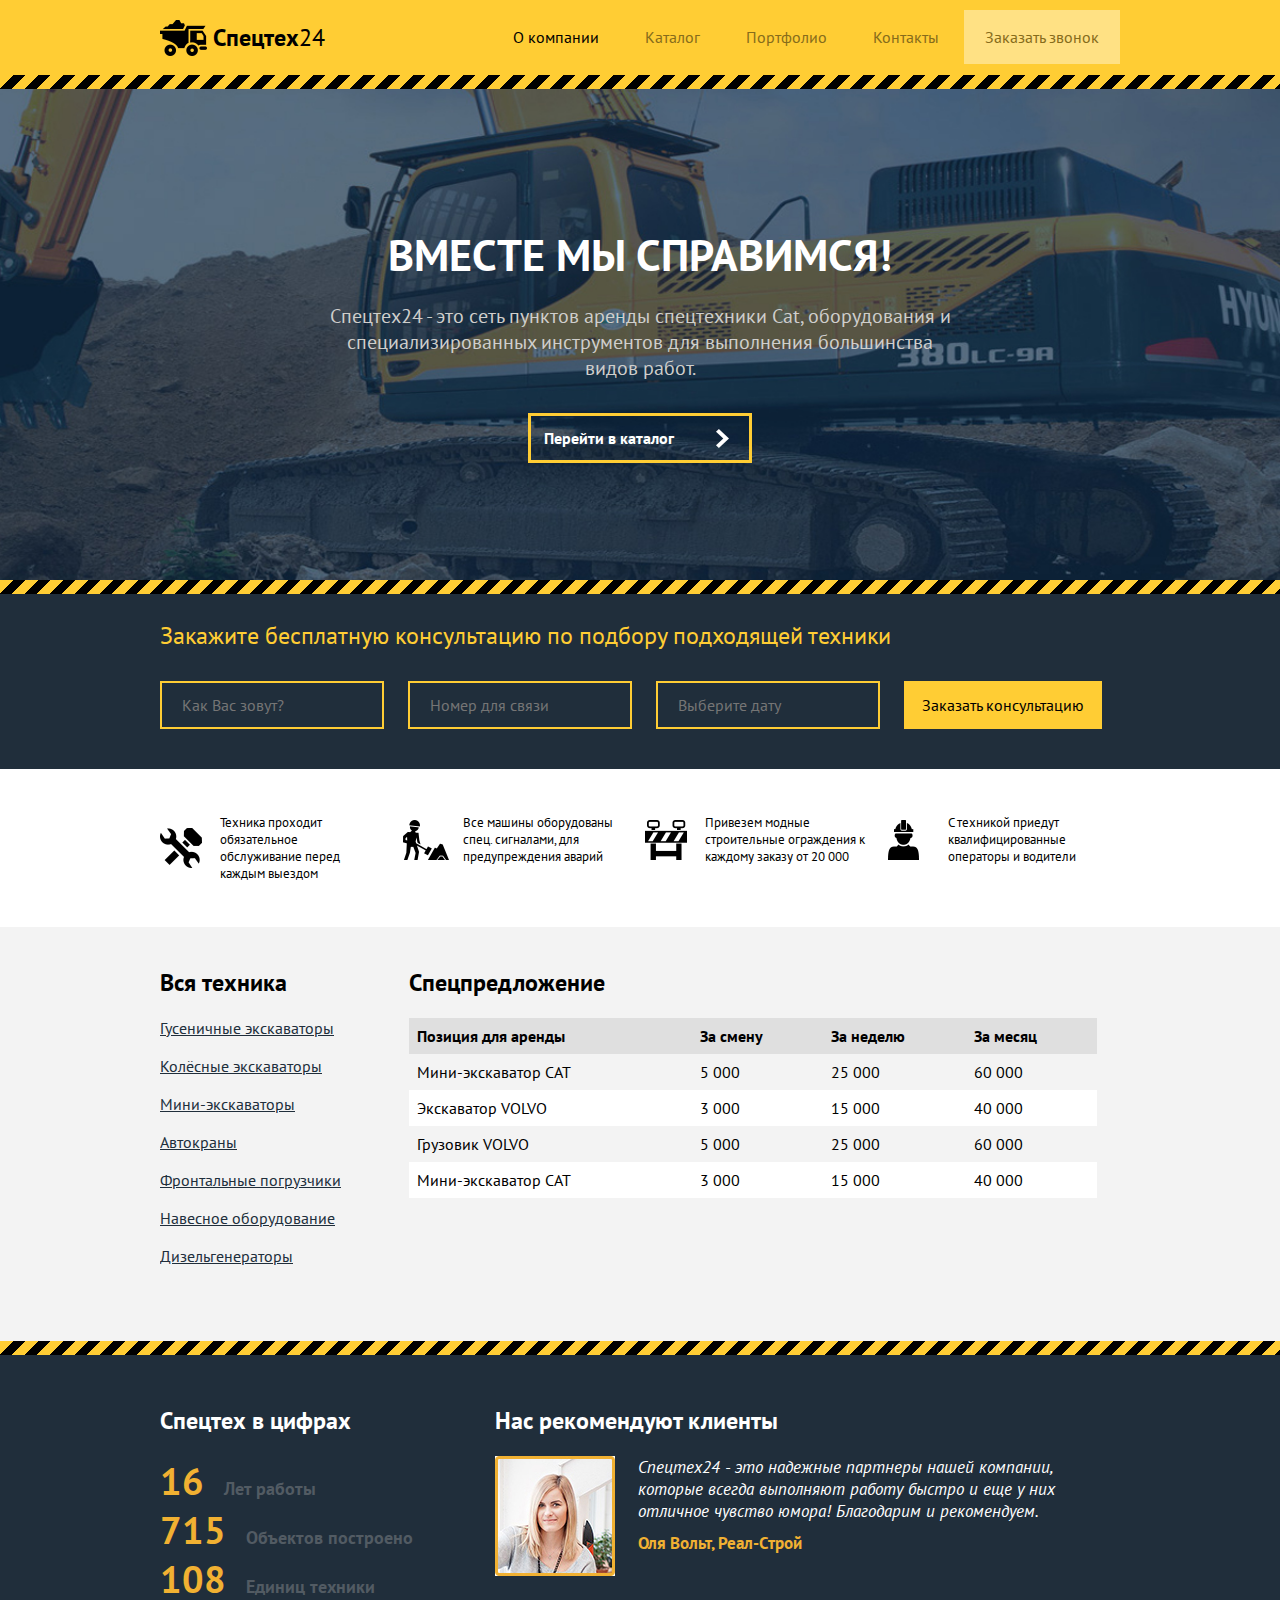
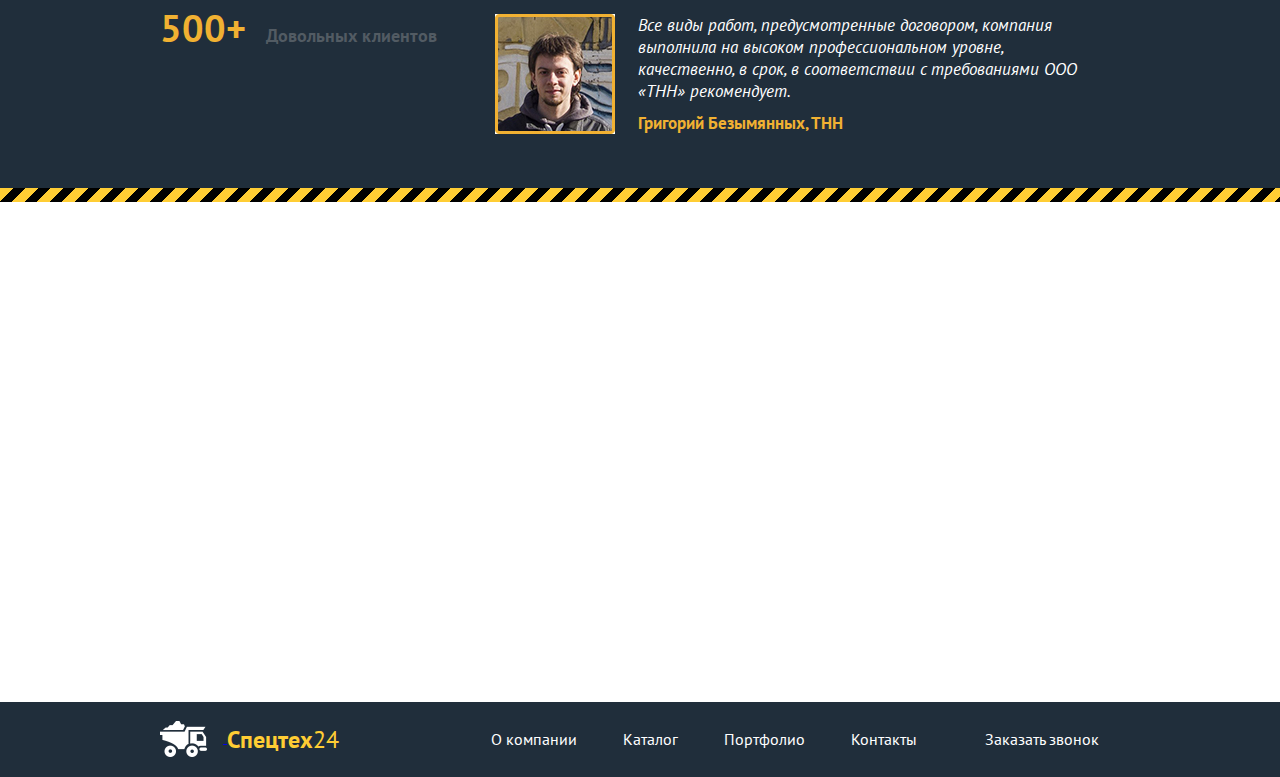
<file: index.html>
<!DOCTYPE html>
<html lang="ru
">
<head>
	<meta charset="UTF-8">
	<title>Спецтех 24 | О компании</title>
	<link rel="stylesheet" type="text/css" href="css/normalize.css">
	<link rel="stylesheet" type="text/css" href="css/style.css">
	<link href='https://fonts.googleapis.com/css?family=PT+Sans:400,700&subset=latin,cyrillic-ext' rel='stylesheet' type='text/css'>
</head>
<body>
	<!-- Шапка -->
	<header class="page-header">
		<div class="container">
			<a href="index.html" class="page-header__logo">
				<img class="page-header__logo__img" src="img/truck-logo.png" alt="Лого" />
				<span class="page-header__logo__brand"><b>Спецтех</b>24</span>
			</a>
			<nav class="page-header__nav">
				<ul>
					<li><a href="#" class="page-header--link-active">О компании</a></li>
					<li><a href="catalog.html">Каталог</a></li>
					<li><a href="portfolio.html">Портфолио</a></li>
					<li><a href="contacts.html">Контакты</a></li>
					<li><a href="#" class="page-header__nav__button">Заказать звонок</a></li>
				</ul>
			</nav>
		</div>
	</header>
	<!-- Шапка -->

	<main>
		<!-- Промо -->
		<article class="promo">
			<div class="container">
				<p class="promo__slogan">Вместе мы справимся!</p>
				<h1 class="promo__title">Спецтех24 - это сеть пунктов аренды спецтехники Cat, оборудования и <br>специализированных инструментов для выполнения большинства<br> видов работ.</h1>
				<a href="catalog.html" class="promo__button">Перейти в каталог</a>
			</div>
		</article>
		<!-- Промо -->
		<!-- Консультации -->
		<section class="consult">
			<div class="container">
				<h2 class="consult__title">Закажите бесплатную консультацию по подбору подходящей техники</h2>
				<form action="#" class="consult__form">
					<input type="text" placeholder="Как Вас зовут?">
					<input type="text" placeholder="Номер для связи">
					<input type="text" placeholder="Выберите дату">
					<button class="consult__button">Заказать консультацию</button>
				</form>
			</div>
		</section>
		<!-- Консультации -->

		<!-- Преимущества -->
		<div class="features">
			<div class="container">
				<div class="features__item features--tool">
					<p>Техника проходит обязательное обслуживание перед каждым выездом</p>
				</div>
				<div class="features__item features--work">
					<p>Все машины оборудованы спец. сигналами, для предупреждения аварий</p>
				</div>
				<div class="features__item features--fencing">
					<p>Привезем модные строительные ограждения к каждому заказу от 20 000</p>
				</div>
				<div class="features__item features--workman">
					<p>С техникой приедут квалифицированные операторы и водители</p>
				</div>
			</div>
		</div>
		<!-- Преимущества -->

		<!-- Цены -->
		<section class="technic">
			<div class="container">
				<aside class="technic__menu">
					<h2>Вся техника</h2>
					<ul>
						<li><a href="#">Гусеничные экскаваторы</a></li>
						<li><a href="#">Колёсные экскаваторы</a></li>
						<li><a href="#">Мини-экскаваторы</a></li>
						<li><a href="#">Автокраны</a></li>
						<li><a href="#">Фронтальные погрузчики</a></li>
						<li><a href="#">Навесное оборудование</a></li>
						<li><a href="#">Дизельгенераторы</a></li>
					</ul>
				</aside>
				<section class="technic__deals">
					<h2 class="subtitle">Спецпредложение</h2>
					<table class="technic__deals__table">
						<tr>
							<td>Позиция для аренды</td>
							<td>За смену</td>
							<td>За неделю</td>
							<td>За месяц</td>
						</tr>
						<tr>
							<td>Мини-экскаватор CAT</td>
							<td>5 000</td>
							<td>25 000</td>
							<td>60 000</td>
						</tr>
						<tr>
							<td>Экскаватор VOLVO</td>
							<td>3 000</td>
							<td>15 000</td>
							<td>40 000</td>
						</tr>
						<tr>
							<td>Грузовик VOLVO</td>
							<td>5 000</td>
							<td>25 000</td>
							<td>60 000</td>
						</tr>
						<tr>
							<td>Мини-экскаватор CAT</td>
							<td>3 000</td>
							<td>15 000</td>
							<td>40 000</td>
						</tr>
					</table>
				</section>
			</div>
		</section>
		<!-- Цены -->

		<!-- Отзывы -->
		<div class="about">
			<div class="container">
				<section class="about__number">
					<h2 class="about__number__subtitle">Спецтех в цифрах</h2>
					<ul>
						<li><span class="about__number__digit">16</span>Лет работы</li>
						<li><span class="about__number__digit">715</span>Объектов построено</li>
						<li><span class="about__number__digit">108</span>Единиц техники</li>
						<li><span class="about__number__digit">500+</span>Довольных клиентов</li>
					</ul>
				</section>
				<section class="about__reviews">
					<h2 class="about__reviews__subtitle">Нас рекомендуют клиенты</h2>
					<div class="about__reviews__item">
						<img src="img/photo1.jpg" alt="Оля Вольт">
						<blockquote>Спецтех24 - это надежные партнеры нашей компании, которые всегда выполняют работу
							быстро и еще у них отличное чувство юмора! Благодарим и рекомендуем.<br>
							<cite>Оля Вольт, Реал-Строй</cite>
						</blockquote>
					</div>
					<div class="about__reviews__item">
						<img src="img/photo2.jpg" alt="Оля Вольт">
						<blockquote>Все виды работ, предусмотренные договором, компания выполнила на высоком профессиональном уровне, качественно, в срок, в соответствии с требованиями ООО «ТНН» рекомендует.<br>
							<cite>Григорий Безымянных, ТНН</cite>
						</blockquote>
					</div>
				</section>
			</div>
		</div>
		<!-- Отзывы -->

		<!-- Карта -->
		<div class="map"><iframe src="https://www.google.com/maps/embed?pb=!1m14!1m12!1m3!1d107514.72639178566!2d30.32164292997306!3d59.95255061358749!2m3!1f0!2f0!3f0!3m2!1i1024!2i768!4f13.1!5e0!3m2!1sru!2sru!4v1447591342069" width="100%" height="500"style="border:0" allowfullscreen></iframe></div>
		<!-- Карта -->
	</main>


	<!-- Подвал -->
	<footer class="page-footer">
		<div class="container">
			<a href="index.html" class="page-footer__logo">
				<img src="img/truck_icon.png"alt="Лого" class="page-footer__logo__img">
				<span class="page-footer__logo__brand">
					<b>Спецтех</b>24
				</span>
			</a>
			<nav class="page-footer__nav">
				<ul>
					<li><a href="index.html">О компании</a></li>
					<li><a href="catalog.html">Каталог</a></li>
					<li><a href="portfolio.html">Портфолио</a></li>
					<li><a href="contacts.html">Контакты</a></li>
					<li><a href="contacts.html" class="footer-btn-order">Заказать звонок</a></li>
				</ul>
			</nav>
		</div>
	</footer>
	<!-- Подвал -->
</body>
</html>
</file>
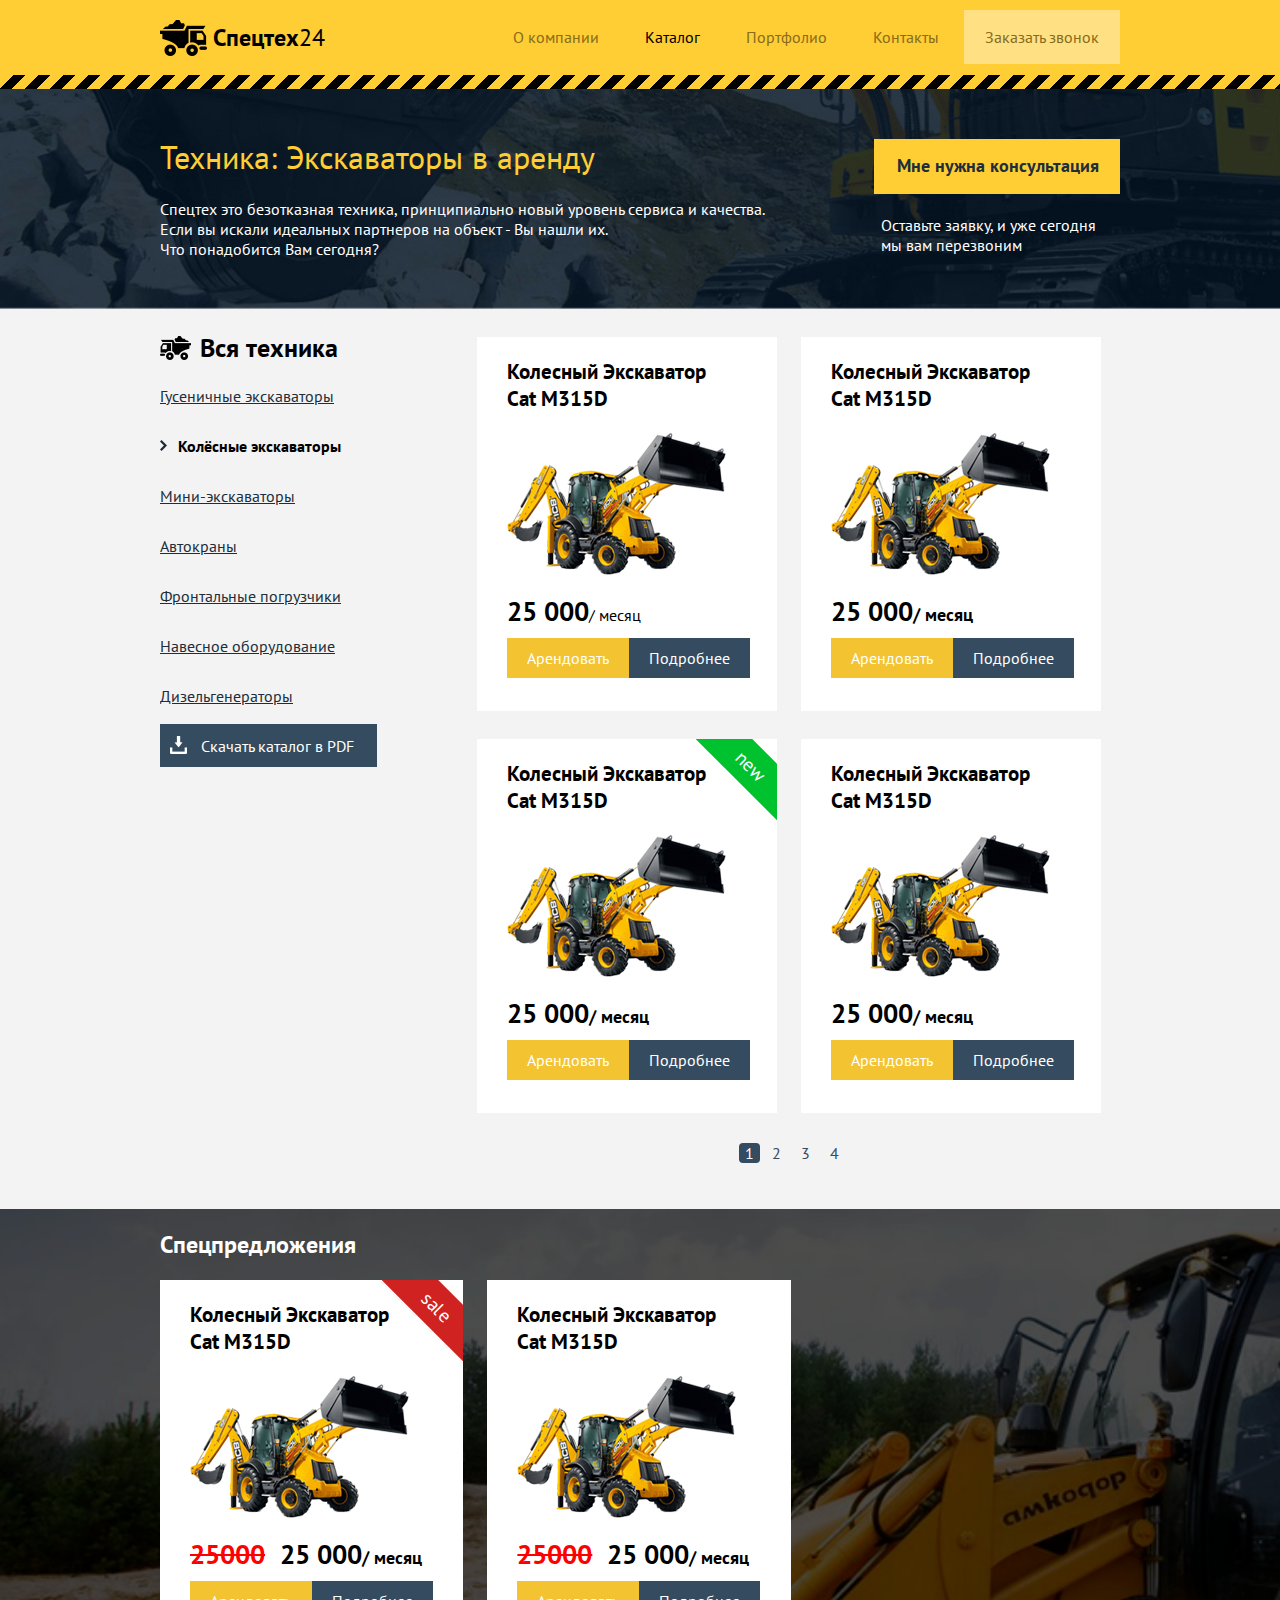
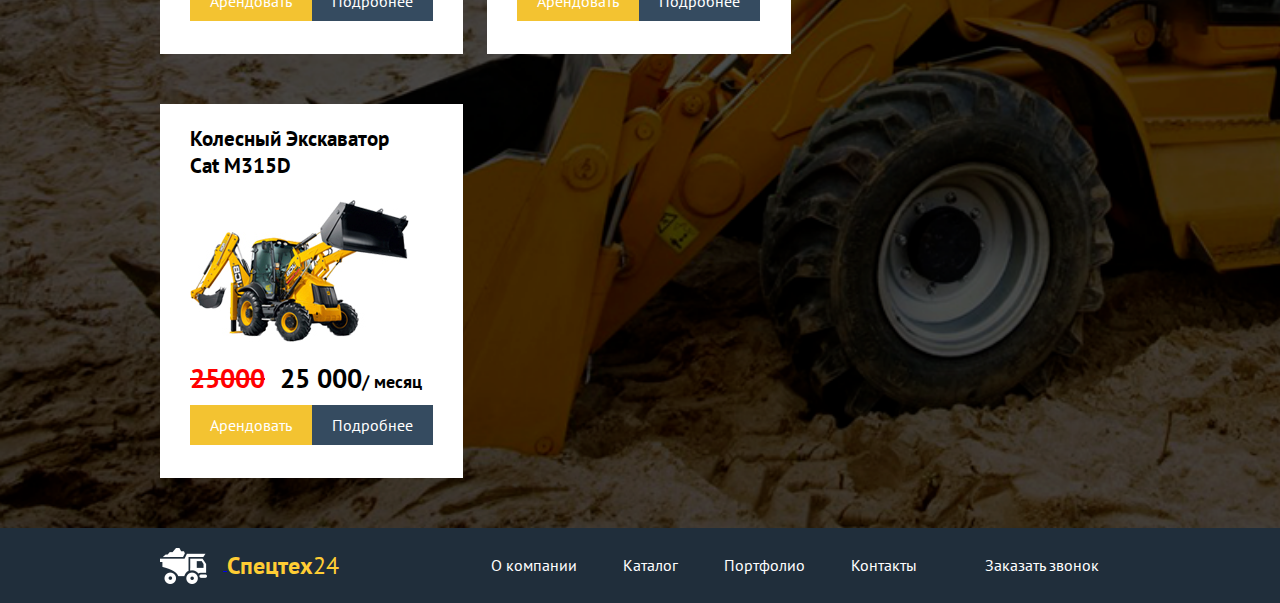
<file: catalog.html>
<!DOCTYPE html>
<html lang="ru">
<head>
  <meta charset="UTF-8">
  <title>Спецтех 24 | Каталог</title>
  <link rel="stylesheet" type="text/css" href="css/normalize.css">
  <link rel="stylesheet" type="text/css" href="css/style.css">
  <link href='https://fonts.googleapis.com/css?family=PT+Sans:400,700&subset=latin,cyrillic-ext' rel='stylesheet' type='text/css'>
</head>
<body>
<!-- Header -->
  <header class="page-header">
    <div class="container">
      <a href="index.html" class="page-header__logo">
        <img class="page-header__logo__img" src="img/truck-logo.png" height="36" width="47" alt="Лого" />
        <span class="page-header__logo__brand"><b>Спецтех</b>24</span>
      </a>
      <nav class="page-header__nav">
        <ul>
          <li><a href="index.html">О компании</a></li>
          <li><a href="catalog.html" class="page-header--link-active">Каталог</a></li>
          <li><a href="portfolio.html">Портфолио</a></li>
          <li><a href="contacts.html">Контакты</a></li>
          <li><a href="#" class="page-header__nav__button">Заказать звонок</a></li>
        </ul>
      </nav>
    </div>
  </header>
<!-- Header -->
<main>
<!-- Price Header -->
<div class="price-head">
  <div class="container">
    <h1 class="price__title">Техника: Экскаваторы в аренду</h1>
        <p class="price__description">Спецтех это безотказная техника, принципиально новый уровень сервиса и качества.<br>
          Если вы искали идеальных партнеров на объект - Вы нашли их.<br>
          Что понадобится Вам сегодня?</p>
        <a href="#" class="price__head__button">Мне нужна консультация</a>
        <p class="price__head__button__subtext">Оставьте заявку, и уже сегодня<br>мы вам перезвоним</p>
  </div>
</div>
<!-- Price Header -->

<!-- Price menu -->
<div class="price">
  <div class="container">
      <aside class="price__menu">
        <h2 class="price__menu__subtitle">Вся техника</h2>
        <ul>
          <li><a href="#">Гусеничные экскаваторы</a></li>
          <li><span class="price__menu__link--active">Колёсные экскаваторы</span></li>
          <li><a href="#">Мини-экскаваторы</a></li>
          <li><a href="#">Автокраны</a></li>
          <li><a href="#">Фронтальные погрузчики</a></li>
          <li><a href="#">Навесное оборудование</a></li>
          <li><a href="#">Дизельгенераторы</a></li>
        </ul>
        <a href="#" class="price__menu__button">Скачать каталог в PDF</a>
      </aside>
<!-- Price menu -->
<!-- Price items -->
      <div class="price-items">
        <section class="price__item">
          <h3 class="price__item__title">Колесный Экскаватор<br> Cat M315D</h3>
            <img src="img/truck-catalog-item.jpg" height="142" width="219" alt="Экскаватор" class="sale__item__photo" />
            <span class="price__item__price">25 000 </span><span class="price-item-price__m">/ месяц</span>
            <div class="price__item__buttons">
              <a href="#" class="price__item__button1">Арендовать</a>
                <a href="#" class="price__item__button2">Подробнее</a>
            </div>
        </section>
        <section class="price__item">
          <h3 class="price__item__title">Колесный Экскаватор<br> Cat M315D</h3>
            <img src="img/truck-catalog-item.jpg" alt="Экскаватор" class="sale-item-photo" />
            <span class="price__item__price">25 000 </span><span class="price__item__price__m">/ месяц</span>
            <div class="price__item__buttons">
                <a href="#" class="price__item__button1">Арендовать</a>
                <a href="#" class="price__item__button2">Подробнее</a>
            </div>
        </section>
        <section class="price__item">
          <span class = "tag-new">new</span>
          <h3 class="price__item__title">Колесный Экскаватор<br> Cat M315D</h3>
            <img src="img/truck-catalog-item.jpg" alt="Экскаватор" class="sale-item-photo" />
            <span class="price__item__price">25 000 </span><span class="price__item__price__m">/ месяц</span>
            <div class="price-item__buttons">
              <a href="#" class="price__item__button1">Арендовать</a>
                <a href="#" class="price__item__button2">Подробнее</a>
            </div>
        </section>
        <section class="price__item">
          <h3 class="price__item__title">Колесный Экскаватор<br> Cat M315D</h3>
            <img src="img/truck-catalog-item.jpg" alt="Экскаватор" class="sale-item-photo" />
            <span class="price__item__price">25 000 </span><span class="price__item__price__m">/ месяц</span>
            <div class="price__item__buttons">
              <a href="#" class="price__item__button1">Арендовать</a>
                <a href="#" class="price__item__button2">Подробнее</a>
            </div>
        </section>
      </div>
<!-- Price items -->
<!-- Navigattion Price -->
      <div class="nav-price">
        <ul>
          <li><span class="nav-price-link-active">1</span></li>
          <li><a href="#">2</a></li>
          <li><a href="#">3</a></li>
          <li><a href="#">4</a></li>
        </ul>
      </div> 
<!-- Navigattion Price -->
  </div>
</div>

<!-- Sale -->
<div class="sale">
  <div class="container">
    <h2 class="sale-title">Спецпредложения</h2>
        <div class="sale-items">
          <section class="sale-item">
            <span class="tag-sale">sale</span>
            <h3 class="price__item__title">Колесный Экскаватор<br> Cat M315D</h3>
                <img src="img/truck-catalog-item.jpg" height="142" width="219" alt="Экскаватор" class="sale-item-photo" />
                <span class="price__item__price--old">25000</span><span class="price__item__price">25 000 </span><span class="price__item__price__m">/ месяц</span>
                <div class="price__item__buttons">
                <a href="#" class="price__item__button1">Арендовать</a>
                  <a href="#" class="price__item__button2">Подробнее</a>
              </div>
          </section>
          <section class="sale-item">
            <h3 class="price__item__title">Колесный Экскаватор<br> Cat M315D</h3>
                <img src="img/truck-catalog-item.jpg" alt="Экскаватор" class="sale-item-photo" />
                <span class="price__item__price--old">25000</span><span class="price__item__price">25 000 </span><span class="price__item__price__m">/ месяц</span>
                <div class="price__item__buttons">
                <a href="#" class="price__item__button1">Арендовать</a>
                  <a href="#" class="price__item__button2">Подробнее</a>
              </div>
          </section>
          <section class="sale-item">
            <h3 class="price__item__title">Колесный Экскаватор<br> Cat M315D</h3>
                <img src="img/truck-catalog-item.jpg" alt="Экскаватор" class="sale-item-photo" />
                <span class="price__item__price--old">25000</span><span class="price__item__price">25 000 </span><span class="price__item__price__m">/ месяц</span>
                <div class="price__item__buttons">
                <a href="#" class="price__item__button1">Арендовать</a>
                  <a href="#" class="price__item__button2">Подробнее</a>
              </div>
          </section>
        </div>
  </div>
</div>
<!-- Sale -->
</main>
<!-- Footer -->
  <footer class="page-footer">
    <div class="container">
      <a href="index.html" class="page-footer__logo">
        <img src="img/truck_icon.png" height="36" width="47" alt="Лого" class="page-footer__logo__img">
        <span class="page-footer__logo__brand">
          <b>Спецтех</b>24
        </span>
      </a>
      <nav class="page-footer__nav">
        <ul>
          <li><a href="index.html">О компании</a></li>
          <li><a href="catalog.html">Каталог</a></li>
          <li><a href="portfolio.html">Портфолио</a></li>
          <li><a href="contacts.html">Контакты</a></li>
          <li><a href="contacts.html" class="footer-btn-order">Заказать звонок</a></li>
        </ul>
      </nav>
    </div>
  </footer>
<!-- Footer -->
</body>
</html>
</file>
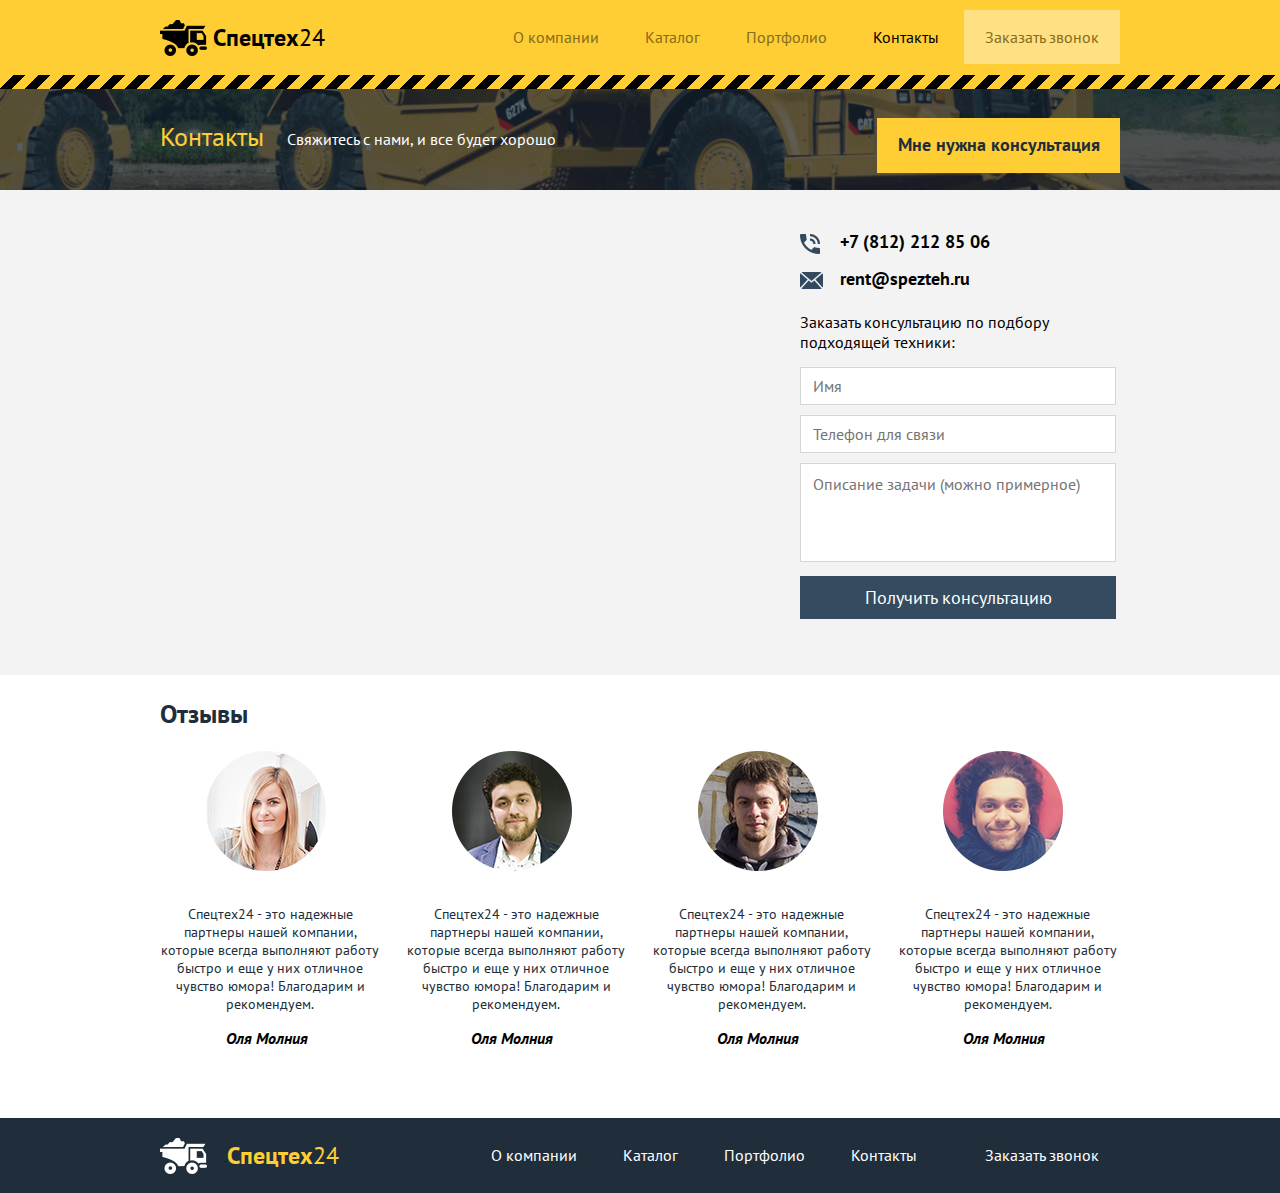
<file: contacts.html>
<!DOCTYPE html>
<html lang="ru">
<head>
  <meta charset="UTF-8">
  <title>Спецтех 24 | Контакты</title>
  <link rel="stylesheet" type="text/css" href="css/normalize.css">
  <link rel="stylesheet" type="text/css" href="css/style.css">
  <link href='https://fonts.googleapis.com/css?family=PT+Sans:400,700&subset=latin,cyrillic-ext' rel='stylesheet' type='text/css'>
</head>
<body>
<!-- Header -->
  <header class="page-header">
    <div class="container">
      <a href="index.html" class="page-header__logo">
        <img class="page-header__logo__img" src="img/truck-logo.png" height="36" width="47" alt="Лого" />
        <span class="page-header__logo__brand"><b>Спецтех</b>24</span>
      </a>
      <nav class="page-header__nav">
        <ul>
          <li><a href="#">О компании</a></li>
          <li><a href="catalog.html">Каталог</a></li>
          <li><a href="portfolio.html">Портфолио</a></li>
          <li><a href="contacts.html" class="page-header--link-active">Контакты</a></li>
          <li><a href="#" class="page-header__nav__button">Заказать звонок</a></li>
        </ul>
      </nav>
    </div>
  </header>
<!-- Header -->

<main>
<!-- Contacts head -->
	<div class="contact__head">
		<div class="container">
			<h1 class="contact__head__title">Контакты</h1>
          	<p class="contact__head__caption">Свяжитесь с нами, и все будет хорошо</p>
          	<a href="#" class="contact__head__btn">Мне нужна консультация</a>
		</div>
	</div>
<!-- Contacts head -->

<!-- Contanct form -->
  	<div class="contact">
  		<div class="container">
  			<div class="contact__map">
       <iframe src="https://www.google.com/maps/embed?pb=!1m14!1m12!1m3!1d31977.204050586228!2d30.33085731271971!3d59.9391899278385!2m3!1f0!2f0!3f0!3m2!1i1024!2i768!4f13.1!5e0!3m2!1sru!2sru!4v1447800229068" width="620" height="395" frameborder="0" style="border:0" allowfullscreen></iframe>   
        </div>
          	<section class="contact__feedback">
              <span class="contact__number">+7 (812) 212 85 06</span>
          		<span class="contact__mail"><a href="mailto:rent@spezteh.ru">rent@spezteh.ru</a></span><br>
          		<span class="contact__feedback__title">Заказать консультацию по подбору подходящей техники:</span>
              	<form action="#" class="contact__feedback__form">
              		<input type="text" placeholder="Имя"/>
              		<input type="text" placeholder="Телефон для связи"/>
              		<textarea placeholder="Описание задачи (можно примерное)"/></textarea>
              	</form>
              	<a href="#" class="contact__feedback__btn">Получить консультацию</a>
          	</section>
  		</div>
  	</div>
<!-- Contanct form -->

<!-- Reviews -->
  	<section class="reviews">
  		<div class="container">
  			<h2 class="reviews__title">Отзывы</h2>
          	<div class="reviews__item">
          		<img src="img/otzyv1.jpg" height="120" width="120" alt="Фото" class="reviews__item__img" />
              	<blockquote>Спецтех24 - это надежные партнеры нашей компании, которые всегда выполняют
              		работу быстро и еще у них отличное чувство юмора! Благодарим и рекомендуем.</blockquote>
              	<cite>Оля Молния</cite>
          	</div>
          	<div class="reviews__item">
          		<img src="img/otzyv2.jpg" height="120" width="120" alt="Фото" class="reviews__item__img" />
              	<blockquote>Спецтех24 - это надежные партнеры нашей компании, которые всегда выполняют
              		работу быстро и еще у них отличное чувство юмора! Благодарим и рекомендуем.</blockquote>
              	<cite>Оля Молния</cite>
          	</div>
          	<div class="reviews__item">
          		<img src="img/otzyv3.jpg" height="120" width="120" alt="Фото" class="reviews__item__img" />
              	<blockquote>Спецтех24 - это надежные партнеры нашей компании, которые всегда выполняют
              		работу быстро и еще у них отличное чувство юмора! Благодарим и рекомендуем.</blockquote>
              	<cite>Оля Молния</cite>
          	</div>
          	<div class="reviews__item">
          		<img src="img/otzyv4.jpg" height="120" width="120" alt="Фото" class="reviews__item__img" />
              	<blockquote>Спецтех24 - это надежные партнеры нашей компании, которые всегда выполняют
              		работу быстро и еще у них отличное чувство юмора! Благодарим и рекомендуем.</blockquote>
              	<cite>Оля Молния</cite>
          	</div>
  		</div>
  	</section>
<!-- Reviews -->

</main>
<!-- Footer -->
  <footer class="page-footer">
    <div class="container">
      <a href="index.html" class="page-footer__logo">
        <img src="img/truck_icon.png" height="36" width="47" alt="Лого" class="page-footer__logo__img">
        <span class="page-footer__logo__brand">
          <b>Спецтех</b>24
        </span>
      </a>
      <nav class="page-footer__nav">
        <ul>
          <li><a href="index.html">О компании</a></li>
          <li><a href="catalog.html">Каталог</a></li>
          <li><a href="portfolio.html">Портфолио</a></li>
          <li><a href="contacts.html">Контакты</a></li>
          <li><a href="contacts.html" class="footer-btn-order">Заказать звонок</a></li>
        </ul>
      </nav>
    </div>
  </footer>
<!-- Footer -->
</body>
</html>
</file>
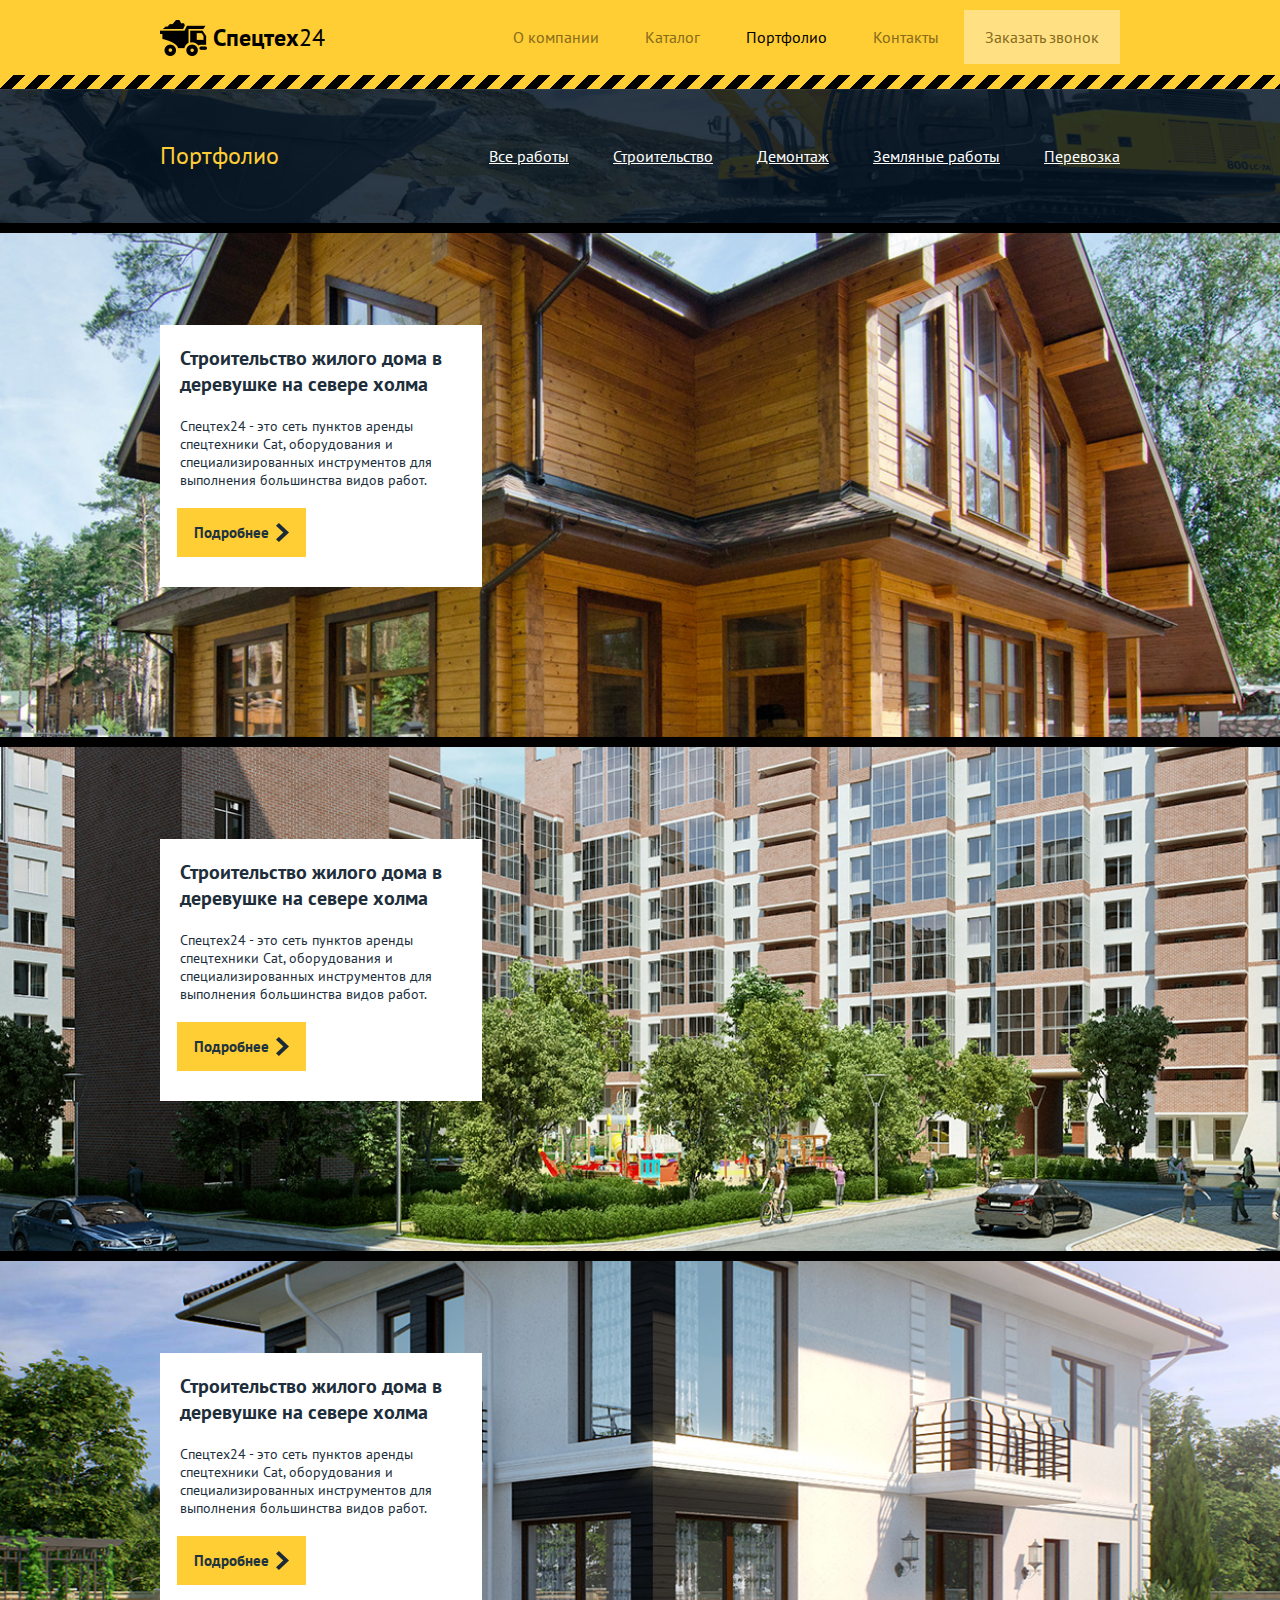
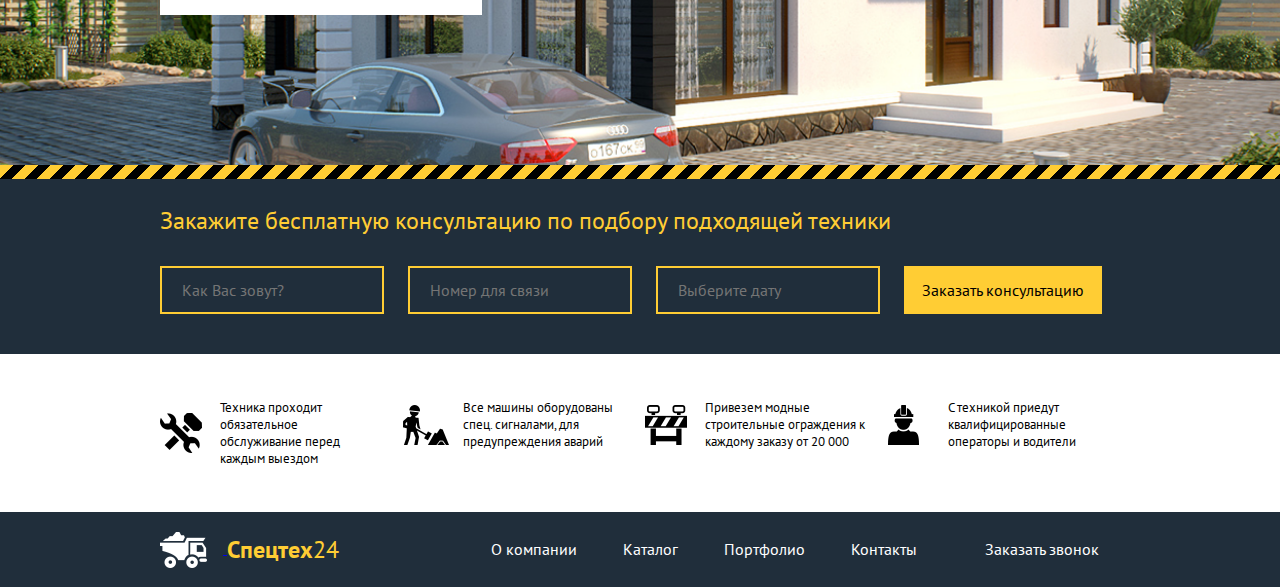
<file: portfolio.html>
<!DOCTYPE html>
<html lang="ru">
<head>
  <meta charset="UTF-8">
  <title>Спецтех 24 | Портфолио</title>
  <link rel="stylesheet" type="text/css" href="css/normalize.css">
  <link rel="stylesheet" type="text/css" href="css/style.css">
  <link href='https://fonts.googleapis.com/css?family=PT+Sans:400,700&subset=latin,cyrillic-ext' rel='stylesheet' type='text/css'>
</head>
<body>
<!-- Header -->
  <header class="page-header">
    <div class="container">
      <a href="index.html" class="page-header__logo">
        <img class="page-header__logo__img" src="img/truck-logo.png" height="36" width="47" alt="Лого" />
        <span class="page-header__logo__brand"><b>Спецтех</b>24</span>
      </a>
      <nav class="page-header__nav">
        <ul>
          <li><a href="#">О компании</a></li>
          <li><a href="catalog.html">Каталог</a></li>
          <li><a href="portfolio.html" class="page-header--link-active">Портфолио</a></li>
          <li><a href="contacts.html">Контакты</a></li>
          <li><a href="#" class="page-header__nav__button">Заказать звонок</a></li>
        </ul>
      </nav>
    </div>
  </header>
<!-- Header -->


<main>
<!-- Portfolio head -->
    <div class="portfolio">
      <div class="container">
        <h1 class="portfolio__title">Портфолио</h1>
        <nav class="portfolio__nav">
          <ul>
            <li><a href="#">Все работы</a></li>
            <li><a href="#">Строительство</a></li>
            <li><a href="#">Демонтаж</a></li>
            <li><a href="#">Земляные работы</a></li>
            <li><a href="#">Перевозка</a></li>
          </ul>
        </nav>
      </div>
    </div>
<!-- Portfolio head -->

<!-- Portfolio items -->
  	<article class="portfolio__item first">
  		<div class="container">
  			<div class="portfolio__item__info">
              <h3 class="portfolio__item__name">Строительство жилого дома в деревушке на севере холма</h3>
              	<p class="portfolio__item__caption">Спецтех24 - это сеть пунктов аренды спецтехники Cat, 
              		оборудования и специализированных инструментов для выполнения большинства видов работ.</p>
              	<a href="#" class="portfolio__item__btn">Подробнее</a>
  			</div>
  		</div>
  	</article>
  	<article class="portfolio__item second">
  		<div class="container">
  			<div class="portfolio__item__info">
  				<h3 class="portfolio__item__name">Строительство жилого дома в деревушке на севере холма</h3>
              	<p class="portfolio__item__caption">Спецтех24 - это сеть пунктов аренды спецтехники Cat, 
              		оборудования и специализированных инструментов для выполнения большинства видов работ.</p>
              	<a href="#" class="portfolio__item__btn">Подробнее</a>
  			</div>
  		</div>
  	</article>
  	<article class="portfolio__item third">
  		<div class="container">
  			<div class="portfolio__item__info">
  				<h3 class="portfolio__item__name">Строительство жилого дома в деревушке на севере холма</h3>
              	<p class="portfolio__item__caption">Спецтех24 - это сеть пунктов аренды спецтехники Cat, 
              		оборудования и специализированных инструментов для выполнения большинства видов работ.</p>
              	<a href="#" class="portfolio__item__btn">Подробнее</a>
  			</div>
  		</div>
  	</article>
<!-- Portfolio items -->

<!-- Consult -->
    <section class="consult">
      <div class="container">
        <h2 class="consult__title">Закажите бесплатную консультацию по подбору подходящей техники</h2>
        <form action="#" class="consult__form">
          <input type="text" placeholder="Как Вас зовут?">
          <input type="text" placeholder="Номер для связи">
          <input type="" placeholder="Выберите дату">
          <button class="consult__button">Заказать консультацию</button>
        </form>
      </div>
    </section>
<!-- Consult -->

<!-- Features -->
  	<div class="features">
		<div class="container">
			<div class="features__item features--tool">
				<p>Техника проходит обязательное обслуживание перед каждым выездом</p>
			</div>
			<div class="features__item features--work">
				<p>Все машины оборудованы спец. сигналами, для предупреждения аварий</p>
			</div>
			<div class="features__item features--fencing">
				<p>Привезем модные строительные ограждения к каждому заказу от 20 000</p>
			</div>
			<div class="features__item features--workman">
				<p>С техникой приедут квалифицированные операторы и водители</p>
			</div>
		</div>
	</div>
<!-- Features -->
</main>
<!-- Footer -->
  <footer class="page-footer">
    <div class="container">
      <a href="index.html" class="page-footer__logo">
        <img src="img/truck_icon.png" height="36" width="47" alt="Лого" class="page-footer__logo__img">
        <span class="page-footer__logo__brand">
          <b>Спецтех</b>24
        </span>
      </a>
      <nav class="page-footer__nav">
        <ul>
          <li><a href="index.html">О компании</a></li>
          <li><a href="catalog.html">Каталог</a></li>
          <li><a href="portfolio.html">Портфолио</a></li>
          <li><a href="contacts.html">Контакты</a></li>
          <li><a href="contacts.html" class="footer-btn-order">Заказать звонок</a></li>
        </ul>
      </nav>
    </div>
  </footer>
<!-- Footer -->
</body>
</html>
</file>
<file: css/style.css>
body {
    font-family: PT Sans, sans-serif;
}

/*Header*/
header {
    background-color: #ffcd34;
    position: relative;
    padding-bottom: 14px;
}

header:after {
    content: "";
    display: block;
    position: absolute;
    bottom: 0px;
    left: 0;
    height: 14px;
    width: 100%;
    background-image: linear-gradient(135deg, #ffcd34 35%, #000000 35%, #000000 65%, #ffcd34 65%);
    background-size: 25px 14px;
}

.container {
    width: 960px;
    margin: 0 auto;
    overflow: hidden;
}

.page-header__logo {
    float: left;
    font-size: 24px;
    color: black;
}

header a {
    text-decoration: none;
    color: black;
}

.page-header__logo__img, .page-header__logo__brand {
    display: inline-block;
    vertical-align: middle;
    line-height: 75px;
}

.page-header__nav ul {
    margin: 0;
}

.logo-img {
    margin-right: 3px;
}

.page-header__nav {
    float: right;
}

.page-header__nav li {
    display: inline-block;
}

.page-header__nav li a {
    padding: 15px 19px;
    border: 2px solid transparent;
    line-height: 75px;
    color: #866c1b;
    font-size: 16px;
}

.page-header__nav li a:hover {
    border: 2px solid #bc9d36;
    color: black;
}

.page-header__nav li a:active {
    border: 2px solid #796e38;
    color: black;
}

.page-header__nav .page-header--link-active {
    color: black;
}

.page-header__nav__button {
    padding: 18px 27px;
    background-color: #ffe184;
    color: black;
}

.page-header__nav__button:hover {
    border: 2px solid transparent;
    background-color: #ffecb2;
}

.page-header__nav__button:active {
    background-color: #f6bf16;
}
/*Header*/


/*Promo*/
.promo {
    background-image: url(../img/bgpromo.jpg);
    background-repeat: no-repeat;
    -webkit-background-size: cover;
            background-size: cover;
    text-align: center;
    padding: 137px 0 117px;
    position: relative;
}

.promo__slogan {
    font-size: 44px;
    color: white;
    text-transform: uppercase;
    font-weight: bold;
    margin: 0;
}

.promo__title {
    font-size: 20px;
    color: #cfcecc;
    font-weight: normal;
    margin: 0;
    margin-top: 20px;
    margin-bottom: 32px;
}

.promo__button {
    color: white;
    text-decoration: none;
    font-weight: bold;
    padding: 12px 75px 12px 13px;
    border: 3px solid #ffcd34;
    background-image: url(../img/arrow_right_icon.png);
    background-repeat: no-repeat;
    background-position: 90% 50%;
    display: inline-block;
}

.promo__button:hover {
    border: 3px solid #ffd966;
}

.promo__button:active {
    border: 3px solid #ffe390;
}
/*Promo*/


/*Consult*/
.consult {
    padding: 40px 0 40px;
    background-color: #202e3b;
    position: relative;
}

.consult:before {
    content: "";
    display: block;
    position: absolute;
    bottom: 0;
    left: 0;
    top: 0;
    height: 14px;
    width: 100%;
    background-image: linear-gradient(135deg, #ffcd34 35%, #000000 35%, #000000 65%, #ffcd34 65%);
    background-size: 25px 14px;
}

.consult__title {
    margin: 0;
    font-weight: normal;
    color: #ffcd34;
    margin-bottom: 30px;
}

.consult input {
    width: 198px;
    height: 42px;
    color: white;
    background-color: #202e3b;
    border: 2px solid #ffcd34;
    padding-left: 20px;
    margin-right: 20px;
}

.consult__button {
    padding: 14px 18px;
    background-color: #ffcd34;
    color: black;
    border: none;
}

.consult__button:hover {
    background-color: #ffd966;
}

.consult__button:active {
    background-color: #f6bf16;
}
/*Consult*/


/*Features*/
.features {
    padding: 32px 0;
}

.features__item {
    width: 23.2%;
    margin-right: 20px;
    float: left;
    padding-left: 60px;
    font-size: 13px;
    -webkit-box-sizing: border-box;
       -moz-box-sizing: border-box;
            box-sizing: border-box;
}

.features__item:last-child {
    margin-right: 0;
}

.features--tool {
    background-image: url(../img/feat1.png);
    background-repeat: no-repeat;
    background-position: 0 50%;
}

.features--work {
    background-image: url(../img/feat2.png);
    background-repeat: no-repeat;
    background-position: 0 50%;
}

.features--fencing {
    background-image: url(../img/feat3.png);
    background-repeat: no-repeat;
    background-position: 0 50%;
}

.features--workman {
    background-image: url(../img/feat4.png);
    background-repeat: no-repeat;
    background-position: 0 50%;
}
/*Features*/


/*Price*/
.technic {
    background-color: #f3f3f3;
    padding: 20px 0 55px;
    position: relative;
}

.technic:after {
    content: "";
    display: block;
    position: absolute;
    bottom: 0px;
    left: 0;
    height: 14px;
    width: 100%;
    background-image: linear-gradient(135deg, #ffcd34 35%, #000000 35%, #000000 65%, #ffcd34 65%);
    background-size: 25px 14px;
}

.technic__menu {
    display: inline-block;
    float: left;
}

.technic__menu ul {
    padding: 0;
}

.technic__menu a {
    list-style-type: none;
    color: #202e3b;
    font-size: 16px;
    margin-bottom: 18px;
    display: inline-block;
}

.technic__deals {
    display: inline-block;
    vertical-align: top;
    margin-left: 68px;
}

.technic__deals__table {
    width: 688px;
}

.technic__deals__table td:first-child {
    padding-right: 120px;
}

.technic__deals__table td {
    font-size: 16px;
    padding: 8px;
}

.technic__deals .technic__deals__table tr:first-child td {
    font-weight: bold;
    background-color: #dfdfdf;
    padding-right: 60px;
}

.technic__deals__table tr:nth-child(odd) td {
    background-color: #ffffff;
}
/*Price*/


/*Reviews*/
.about {
    background-color: #202e3b;
    padding: 30px 0;
    position: relative;
}

.about:after {
    content: "";
    display: block;
    position: absolute;
    bottom: 0px;
    left: 0;
    height: 14px;
    width: 100%;
    background-image: linear-gradient(135deg, #ffcd34 35%, #000000 35%, #000000 65%, #ffcd34 65%);
    background-size: 25px 14px;
}



.about__number__subtitle {
    color: white;
}

.about__number {
    float: left;
    display: inline-block;
    width: 280px;
}

.about ul {
    padding: 0;
}

.about li {
    list-style-type: none;
}

.about__number__digit {
    color: #f1b132;
    font-size: 38px;
    font-weight: bold;
    margin-right: 20px;
    padding-bottom: 11px;
}

.about li {
    color: #525b63;
    font-size: 18px;
    vertical-align: middle;
    font-weight: bold;
}

.about__number {
    display: inline-block;
    float: left;
    margin-right: 55px;
}

.about__reviews img {
    float: left;
    margin-right: 23px;
    margin-bottom: 38px;
}

.about__reviews__subtitle {
    color: white;
}

.about__reviews blockquote {
    color: white;
    font-style: italic;
    font-size: 17px;
    margin-top: 0;
}

.about__reviews cite {
    margin-top: 10px;
    color: #f1b132;
    font-weight: bold;
    font-style: normal;
    display: inline-block;
    width: 430px;
}

.about__reviews__item {
    width: 65%;
    display: inline-block;
}
/*Reviews*/


/*Map*/
.map {
    height: 500px;
}
/*Map*/


/*Footer*/
.page-footer {
    background-color: #202e3b;
}

.page-footer__logo {
    float: left;
}

.page-footer__logo__img {
    margin-right: 16px;
}

.page-footer__logo__img, .page-footer__logo__brand {
    display: inline-block;
    vertical-align: middle;
    line-height: 75px;
}

.page-footer ul {
    margin: 0;
}

.page-footer li {
    display: inline-block;
}

.page-footer__logo__brand {
    color: #ffcd34;
    font-size: 24px;
}

.page-footer__nav ul {
    float: right;
}

.page-footer__nav li:last-child a {
    margin-left: 22px;
}

.page-footer__nav li a {
    padding: 15px 19px;
    border: 2px solid transparent;
    line-height: 75px;
    color: white;
    text-decoration: none;
}

.page-footer__nav li a:hover {
    border: 2px solid #636d76;
    color: white;
}

.page-footer__nav li a:active {
    border: 2px solid #a6abb1;
    color: black;
}
/*Footer*/


/*Contact*/
.contact__map {
    width: 620px;
    height: 395px;
    float: left;
}

.contact__head h1 {
    margin: 0;
}

.contact__head {
    background-image: url(../img/excavator_back.png);
    background-repeat: no-repeat;
    background-size: cover;
    background-position: center;
}

.contact__head__title {
    float: left;
    color: #ffcd34;
    font-size: 26px;
    font-weight: normal;
    display: inline-block;
    padding-top: 31px;
    padding-bottom: 37px;
    width: 110px;
}

.contact__head__caption {
    color: white;
    font-size: 16px;
    display: inline-block;
    margin: 0;
    padding-top: 40px;
    padding-left: 17px;
    width: 560px;
}

.contact {
    padding-top: 40px;
    padding-bottom: 50px;
    background-color: #f3f3f3;
}

.contact__head__btn {
    display: inline-block;
    float: right;
    color: #202e3b;
    background-color: #ffcd34;
    font-size: 18px;
    font-weight: bold;
    text-decoration: none;
    padding: 15px 20px 17px 21px;
    vertical-align: middle;
    margin-top: 29px; 
}

.contact__feedback {
    margin-left: 20px;
    display: inline-block;
    width: 300px;
}

.contact__number {
    display: inline-block;
    padding-left: 40px;
    background-image: url(../img/grey-tel.png);
    background-repeat: no-repeat;
    background-position: 0 50%;
    padding-bottom: 4px;
    font-size: 18px;
    font-weight: bold;
    margin-bottom: 10px;
}

.contact__mail {
    display: inline-block;
    padding-left: 40px;
    background-image: url(../img/grey-mail.png);
    background-repeat: no-repeat;
    background-position: 0 50%;
    padding-bottom: 4px;
    font-size: 18px;
    font-weight: bold;
    margin-bottom: 18px;
}

.contact__mail a {
    color: black;
    text-decoration: none;
}

.contact__feedback__title {
    display: inline-block;
    font-size: 16px;
    margin-bottom: 15px;
}

.contact__feedback__form input {
    height: 34px;
    width: 300px;
    padding-left: 12px;
    margin-bottom: 10px;
    border: 1px solid #d5d5d5;
}

.contact__feedback textarea {
    height: 85px;
    width: 300px;
    padding-left: 12px;
    resize: none;
    padding-top: 10px;
    margin-bottom: 10px;
    border: 1px solid #d5d5d5;
}

.contact__feedback__btn {
    display: inline-block;
    width: 316px;
    line-height: 43px;
    text-decoration: none;
    text-align: center;
    background-color: #354b60;
    color: white;
    font-size: 18px;
}

.reviews__title {
    color: #202e3b;
    font-size: 26px;
}

.reviews__item {
    width: 23%;
    display: inline-block;
    float: left;
    margin-right: 25px;
    -webkit-box-sizing: border-box;
       -moz-box-sizing: border-box;
            box-sizing: border-box;
}

.reviews__item__img {
    padding-left: 46px;
    margin-bottom: 30px;
}

.reviews__item:last-child {
    margin-right: 0;
}

.reviews__item blockquote {
    margin: 0;
    text-align: center;
    font-size: 14px;
    color: #202e3b;
}

.reviews__item cite {
    text-align: center;
    width: 213px;
    display: inline-block;
    font-weight: bold;
    margin-top: 15px;
    margin-bottom: 70px;
}
/*Contact*/


/*Portfolio*/
.portfolio {
    background-image: url(../img/bg-caption-portfolio.png);
    background-repeat: no-repeat;
    -webkit-background-size: cover;
            background-size: cover;
}

.portfolio__title {
    font-size: 24px;
    color: #ffcd34;
    line-height: 102px;
    float: left;
    display: inline-block;
    font-weight: normal;
}

.portfolio__nav ul {
    float: right;
}

.portfolio__nav li {
    display: inline-block;
    padding-right: 40px;
}

.portfolio__nav li a {
    line-height: 102px;
    color: white;
    font-size: 16px;
    color: white;
}

.portfolio__nav li:last-child {
    padding: 0;
}

.first {
    background-image: url(../img/portfolio-1.png);
    background-repeat: no-repeat;
    -webkit-background-size: cover;
            background-size: cover;
}

.second {
    background-image: url(..//img/portfolio-2.png);
    background-repeat: no-repeat;
    -webkit-background-size: cover;
            background-size: cover;
}

.third {
    background-image: url(../img/portfolio-3.png);
    background-repeat: no-repeat;
    -webkit-background-size: cover;
            background-size: cover;
}

.portfolio__item {
    position: relative;
}

.portfolio__item:before {
    content: "";
    background-color: black;
    height: 10px;
    width: 100%;
    position: absolute;
}

.portfolio__item__info {
    margin-top: 102px;
    width: 322px;
    display: inline-block;
    background-color: white;
    margin-bottom: 150px;
}

.portfolio__item__name {
    color: #202e3b;
    font-size: 20px;
    margin-left: 20px;
}

.portfolio__item__caption {
    margin-left: 20px;
    color: #202e3b;
    font-size: 14px;
}

.portfolio__item__btn {
    background-color: #ffcd34;
    color: #1d333f;
    padding: 15px 37px 15px 17px;
    margin-left: 17px;
    font-size: 15px;
    font-weight: bold;
    text-decoration: none;
    background-image: url(../img/arrow_right_icon-blue.png);
    background-repeat: no-repeat;
    background-position: 85% 50%;
    margin-top: 5px;
    display: inline-block;
    margin-bottom: 30px;
}


/*Portfolio*/

/*Catalog*/
.price-head {
    background-image: url(../img/bg-catalog-caption.png);
    background-repeat: no-repeat;
    -webkit-background-size: cover;
            background-size: cover;
    position: relative;
}

.price__title {
    color: #ffcd34;
    font-weight: normal;
    margin-top: 47px;
    display: inline-block;
}

.price__description {
    color: white;
    margin: 0;
    margin-bottom: 50px;
    display: inline-block;
    float: left;
}

.price__head__button {
    padding: 15px 21px 17px 23px;
    display: inline-block;
    color: #202e3b;
    font-size: 18px;
    background-color: #ffcd34;
    font-weight: bold;
    text-decoration: none;
    margin-top: -60px;
    float: right;
}

.price__head__button__subtext {
    font-size: 16px;
    color: white;
    bottom: 60px;
    display: inline-block;
    float: right;
    margin-right: 24px;
}

.price {
    background-color: #f3f3f3;
    position: relative;
}

.price__menu__subtitle {
    color: black;
    font-weight: bold;
    font-size: 26px;
    padding-left: 40px;
    background-image: url(../img/truck-icon-catalog.png);
    background-repeat: no-repeat;
    background-position: 0 50%;
}

.price__menu__link--active {
    padding-left: 18px;
    background-image: url(../img/catalog-link-active.png);
    background-repeat: no-repeat;
    background-position: 0 50%;
    font-weight: bold;
    color: black;
}

.technic-menu {
    display: inline-block;
    float: left;
    margin-right: 80px;
}

.price li a {
    margin: 0;
}

.price li {
    margin-bottom: 30px;
}

.price__menu__button {
    padding: 12px 23px 11px 41px;
    background-image: url(../img/download_icon.png);
    background-repeat: no-repeat;
    background-position: 5% 50%;
    background-color: #354b60;
    color: white;
    text-decoration: none;
}

.price__items {
    float: right;
}

.price__item {
    margin-top: 28px;
    display: inline-block;
    background-color: white;
    width: 300px;
    margin-left: 20px;
    padding-bottom: 33px;
    padding-left: 30px;
    overflow: hidden;
    position: relative;
    -webkit-box-sizing: border-box;
       -moz-box-sizing: border-box;
            box-sizing: border-box;
    vertical-align: top;
}

.price__item__title {
    font-size: 21px;
    font-weight: bold;
    width: 300px;
}

.price__item__price {
    font-size: 27px;
    font-weight: bold;
    margin: 15px 0 10px;
    display: inline-block;
}

.price__item__price__m {
    font-weight: bold;
    font-size: 18px;
}

.price__item__price--old {
    font-size: 27px;
    font-weight: bold;
    margin: 15px 0 10px;
    display: inline-block;
    color: red;
    text-decoration: line-through;
    padding-right: 15px;
}

.price__item__button1 {
    padding: 10px 20px;
    color: #ffffff;
    font-size: 16px;
    text-decoration: none;
    display: table-cell;
    vertical-align: middle;
    background-color: #f3c331;
}

.price__item__button2 {
    padding: 10px 20px;
    color: #ffffff;
    font-size: 16px;
    text-decoration: none;
    display: table-cell;
    vertical-align: middle;
    background-color: #354b60;
}

.price__item__buttons {
    font-size: 0;
    text-align: center;
    display: table-row;
    margin: 50px;
}

.price__item__button1:hover,
.price__item__button2:hover {
    opacity: 0.7;
}


.price .nav-price ul li {
    display: inline-block;
}

.nav-price li a {
    padding: 0 6px;
    color: #354b60;
    font-size: 16px;
    text-decoration: none;
    border: 2px solid transparent;
}

.nav-price li a:hover {
    border: 2px solid #9aa5af;
    border-radius: 4px;
}

.nav-price li a:active {
    border: 2px solid #354b60;
    border-radius: 4px;
}

.nav-price-link-active {
    background-color: #354b60;
    font-size: 16px;
    padding: 0 6px;
    color: white;
    border-radius: 4px;
}

.nav-price {
    text-align: center;
    margin-left: 266px;
    margin-top: 30px;
}

.sale {
    background-image: url(../img/bg-catalog-spec.png);
    background-repeat: no-repeat;
    -webkit-background-size: cover;
            background-size: cover;
}

.sale-title {
    color: white;
}

.sale-item {
    position: relative;
    overflow: hidden;
    background-color: white;
    display: inline-block;
    width: 31.6%;
    margin-right: 20px;
    margin-bottom: 50px;
    padding-bottom: 33px;
    padding-left: 30px;
    -webkit-box-sizing: border-box;
       -moz-box-sizing: border-box;
            box-sizing: border-box;
    vertical-align: top;
}

.sale-item:after {
    content: "";
    position: absolute;
    transform: rotate(45deg);
    background-image: url(../img/sale.png);
    background-repeat: no-repeat;
}

.price__menu {
    display: inline-block;
    float: left;
    margin-right: 80px;
}

.price__menu ul {
    padding: 0;
}

.price__menu li {
    list-style-type: none;
}

.price__menu li a {
    color: #202e3b;
}
/*Catalog*/

/*Tags*/
.tag-new {
    position: absolute;
    transform: rotate(45deg);
    right: -32px;
    top: 7px;
    display: block;
    text-align: center;
    background-color: #00c22e;
    color: #ffffff;
    width: 100px;
    padding: 8px;
    font-size: 19px;
}

.tag-sale {
    position: absolute;
    transform: rotate(45deg);
    right: -32px;
    top: 7px;
    display: block;
    text-align: center;
    background-color: #d12222;
    color: #ffffff;
    width: 100px;
    padding: 8px;
    font-size: 19px;
}
/*Tags*/
</file>
